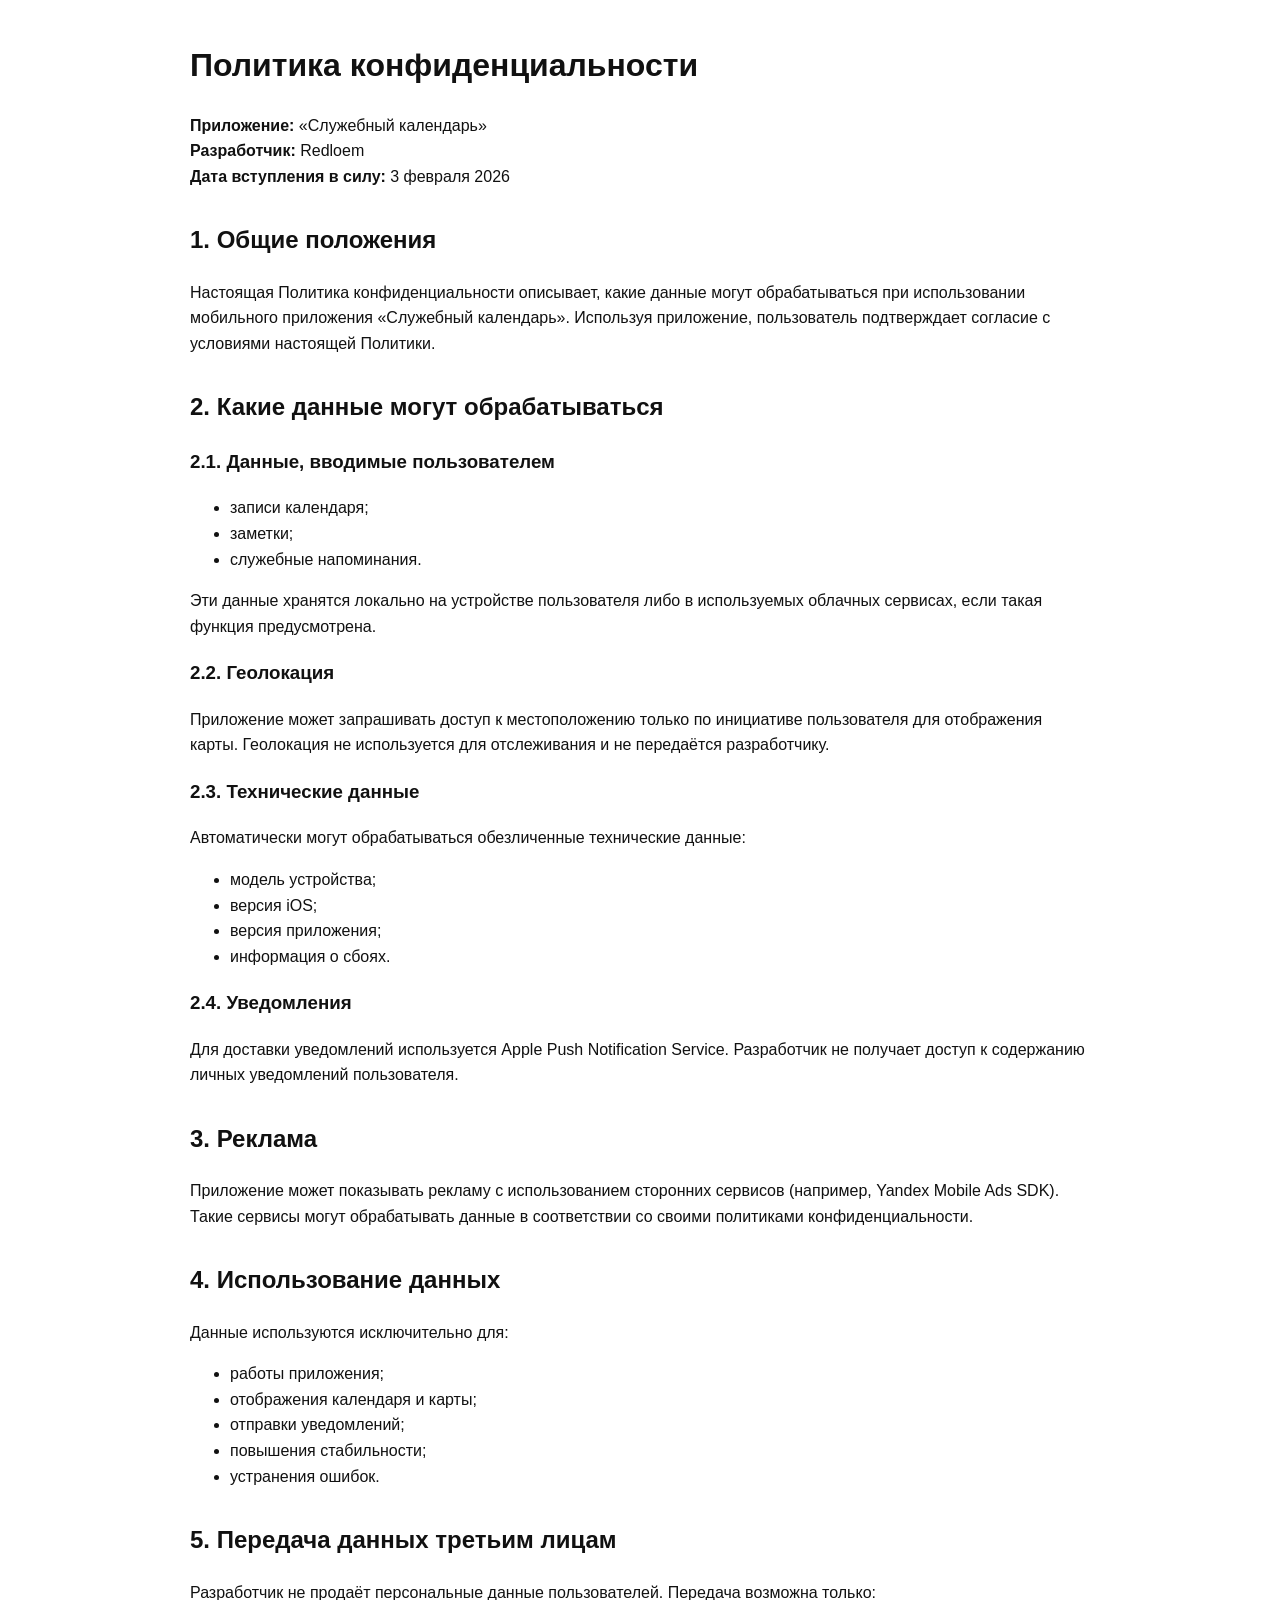
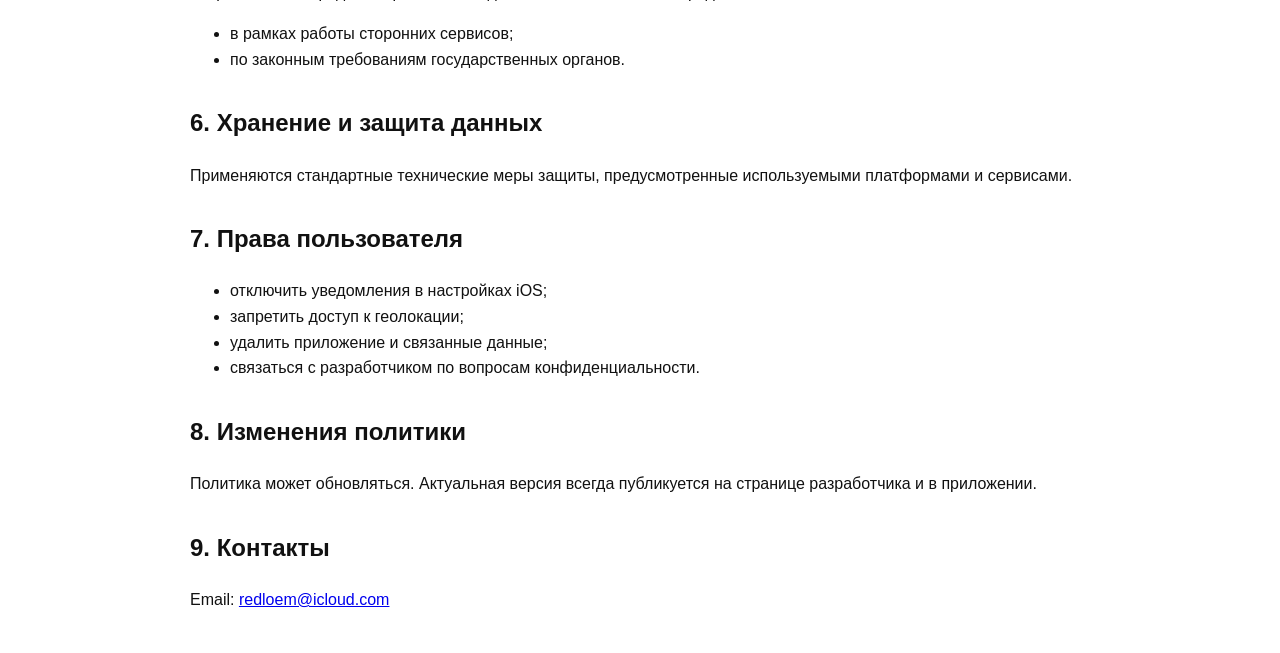
<file: fire-calendar/privacy.html>
<!DOCTYPE html>
<html lang="ru">
<head>
<meta charset="UTF-8">
<title>Privacy Policy — Служебный календарь</title>
<meta name="viewport" content="width=device-width, initial-scale=1">
<style>
body {
    font-family: -apple-system, BlinkMacSystemFont, "Segoe UI", Arial, sans-serif;
    margin: 40px auto;
    max-width: 900px;
    line-height: 1.6;
    padding: 0 16px;
    color: #111;
}
h1, h2 {
    margin-top: 32px;
}
</style>
</head>
<body>

<h1>Политика конфиденциальности</h1>

<p><strong>Приложение:</strong> «Служебный календарь»<br>
<strong>Разработчик:</strong> Redloem<br>
<strong>Дата вступления в силу:</strong> 3 февраля 2026</p>

<h2>1. Общие положения</h2>
<p>Настоящая Политика конфиденциальности описывает, какие данные могут обрабатываться при использовании мобильного приложения «Служебный календарь». Используя приложение, пользователь подтверждает согласие с условиями настоящей Политики.</p>

<h2>2. Какие данные могут обрабатываться</h2>

<h3>2.1. Данные, вводимые пользователем</h3>
<ul>
<li>записи календаря;</li>
<li>заметки;</li>
<li>служебные напоминания.</li>
</ul>
<p>Эти данные хранятся локально на устройстве пользователя либо в используемых облачных сервисах, если такая функция предусмотрена.</p>

<h3>2.2. Геолокация</h3>
<p>Приложение может запрашивать доступ к местоположению только по инициативе пользователя для отображения карты. Геолокация не используется для отслеживания и не передаётся разработчику.</p>

<h3>2.3. Технические данные</h3>
<p>Автоматически могут обрабатываться обезличенные технические данные:</p>
<ul>
<li>модель устройства;</li>
<li>версия iOS;</li>
<li>версия приложения;</li>
<li>информация о сбоях.</li>
</ul>

<h3>2.4. Уведомления</h3>
<p>Для доставки уведомлений используется Apple Push Notification Service. Разработчик не получает доступ к содержанию личных уведомлений пользователя.</p>

<h2>3. Реклама</h2>
<p>Приложение может показывать рекламу с использованием сторонних сервисов (например, Yandex Mobile Ads SDK). Такие сервисы могут обрабатывать данные в соответствии со своими политиками конфиденциальности.</p>

<h2>4. Использование данных</h2>
<p>Данные используются исключительно для:</p>
<ul>
<li>работы приложения;</li>
<li>отображения календаря и карты;</li>
<li>отправки уведомлений;</li>
<li>повышения стабильности;</li>
<li>устранения ошибок.</li>
</ul>

<h2>5. Передача данных третьим лицам</h2>
<p>Разработчик не продаёт персональные данные пользователей. Передача возможна только:</p>
<ul>
<li>в рамках работы сторонних сервисов;</li>
<li>по законным требованиям государственных органов.</li>
</ul>

<h2>6. Хранение и защита данных</h2>
<p>Применяются стандартные технические меры защиты, предусмотренные используемыми платформами и сервисами.</p>

<h2>7. Права пользователя</h2>
<ul>
<li>отключить уведомления в настройках iOS;</li>
<li>запретить доступ к геолокации;</li>
<li>удалить приложение и связанные данные;</li>
<li>связаться с разработчиком по вопросам конфиденциальности.</li>
</ul>

<h2>8. Изменения политики</h2>
<p>Политика может обновляться. Актуальная версия всегда публикуется на странице разработчика и в приложении.</p>

<h2>9. Контакты</h2>
<p>Email: <a href="mailto:redloem@icloud.com">redloem@icloud.com</a></p>

</body>
</html>
</file>
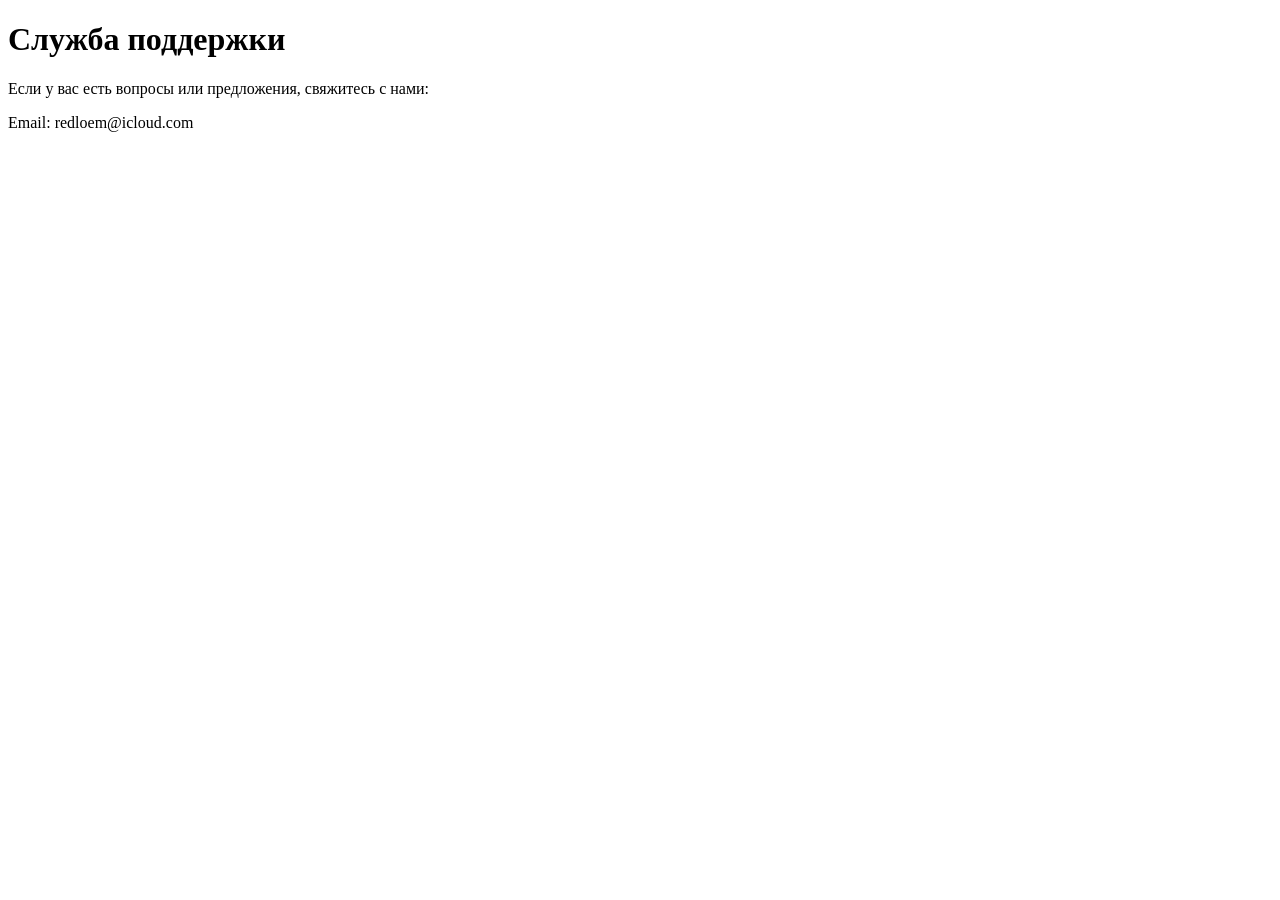
<file: fire-calendar/support.html>
<!DOCTYPE html>
<html>
<head>
<meta charset="UTF-8">
<title>Support</title>
</head>
<body>
<h1>Служба поддержки</h1>
<p>Если у вас есть вопросы или предложения, свяжитесь с нами:</p>

<p>Email: redloem@icloud.com</p>

</body>
</html>
</file>
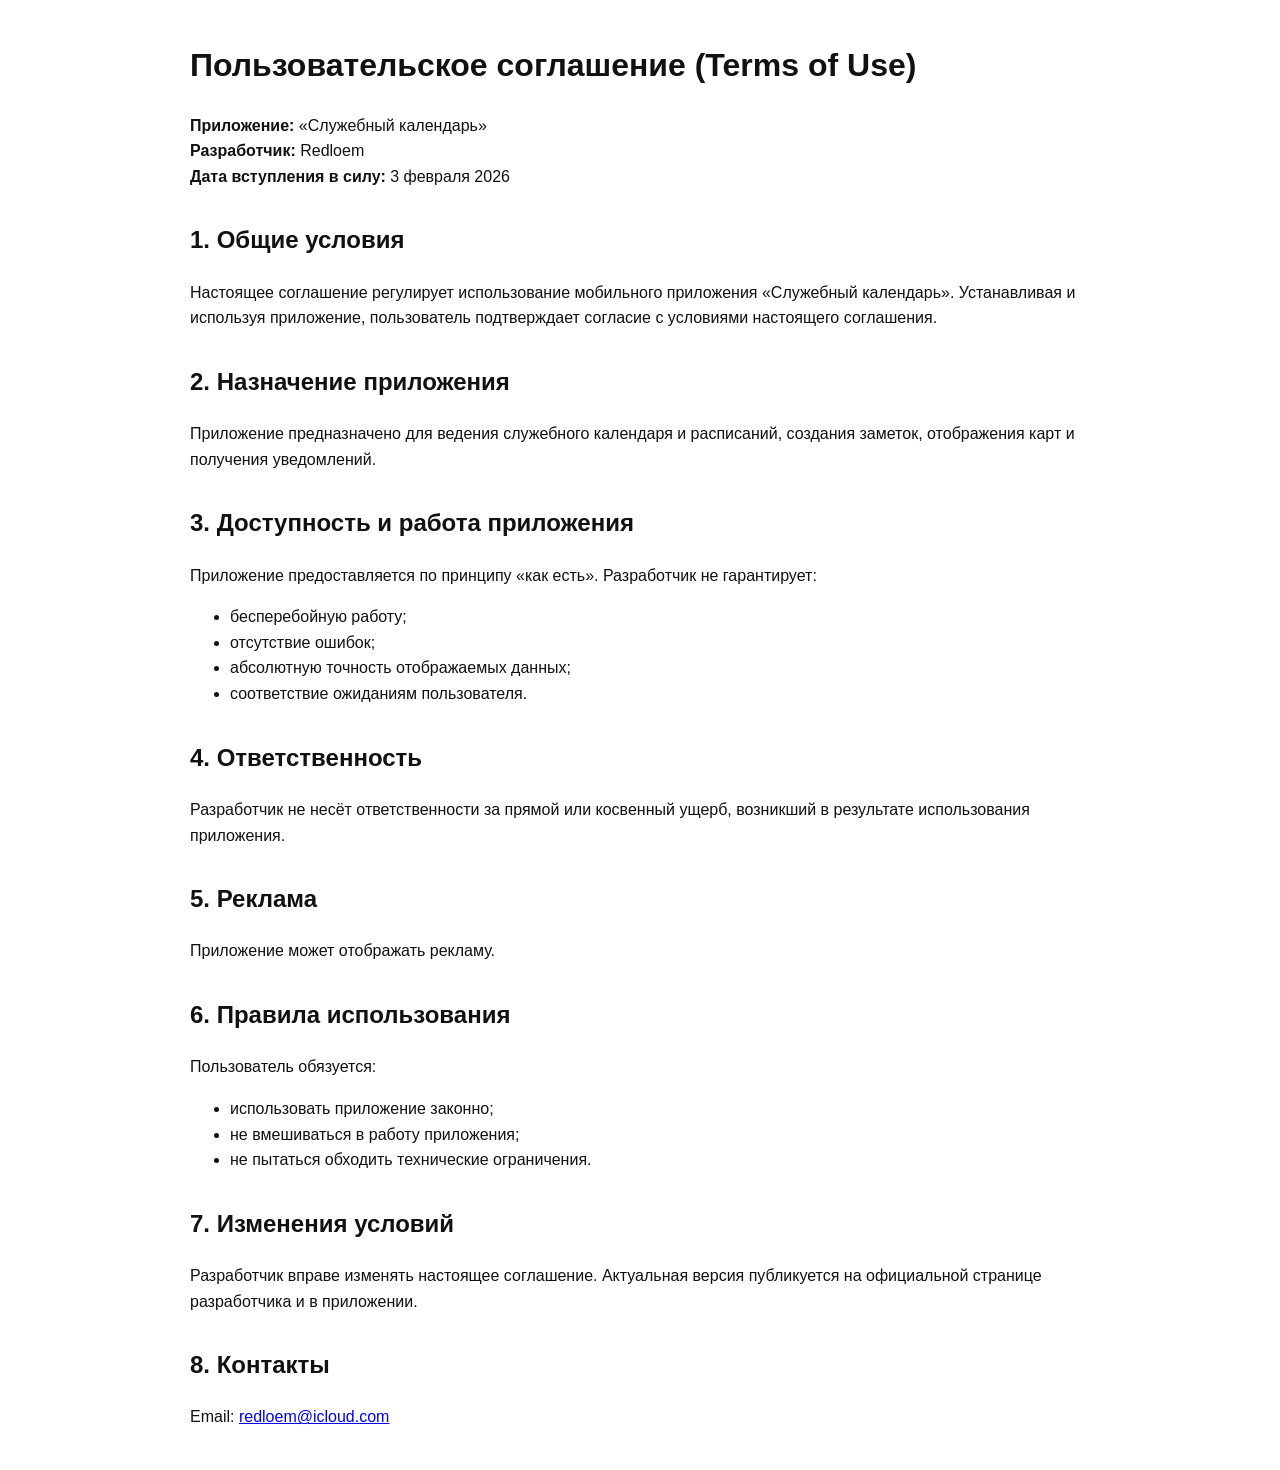
<file: fire-calendar/terms.html>
<!DOCTYPE html>
<html lang="ru">
<head>
<meta charset="UTF-8">
<title>Terms of Use — Служебный календарь</title>
<meta name="viewport" content="width=device-width, initial-scale=1">
<style>
body {
    font-family: -apple-system, BlinkMacSystemFont, "Segoe UI", Arial, sans-serif;
    margin: 40px auto;
    max-width: 900px;
    line-height: 1.6;
    padding: 0 16px;
    color: #111;
}
h1, h2 {
    margin-top: 32px;
}
</style>
</head>
<body>

<h1>Пользовательское соглашение (Terms of Use)</h1>

<p><strong>Приложение:</strong> «Служебный календарь»<br>
<strong>Разработчик:</strong> Redloem<br>
<strong>Дата вступления в силу:</strong> 3 февраля 2026</p>

<h2>1. Общие условия</h2>
<p>Настоящее соглашение регулирует использование мобильного приложения «Служебный календарь». Устанавливая и используя приложение, пользователь подтверждает согласие с условиями настоящего соглашения.</p>

<h2>2. Назначение приложения</h2>
<p>Приложение предназначено для ведения служебного календаря и расписаний, создания заметок, отображения карт и получения уведомлений.</p>

<h2>3. Доступность и работа приложения</h2>
<p>Приложение предоставляется по принципу «как есть». Разработчик не гарантирует:</p>
<ul>
<li>бесперебойную работу;</li>
<li>отсутствие ошибок;</li>
<li>абсолютную точность отображаемых данных;</li>
<li>соответствие ожиданиям пользователя.</li>
</ul>

<h2>4. Ответственность</h2>
<p>Разработчик не несёт ответственности за прямой или косвенный ущерб, возникший в результате использования приложения.</p>

<h2>5. Реклама</h2>
<p>Приложение может отображать рекламу.</p>

<h2>6. Правила использования</h2>
<p>Пользователь обязуется:</p>
<ul>
<li>использовать приложение законно;</li>
<li>не вмешиваться в работу приложения;</li>
<li>не пытаться обходить технические ограничения.</li>
</ul>

<h2>7. Изменения условий</h2>
<p>Разработчик вправе изменять настоящее соглашение. Актуальная версия публикуется на официальной странице разработчика и в приложении.</p>

<h2>8. Контакты</h2>
<p>Email: <a href="mailto:redloem@icloud.com">redloem@icloud.com</a></p>

</body>
</html>
</file>
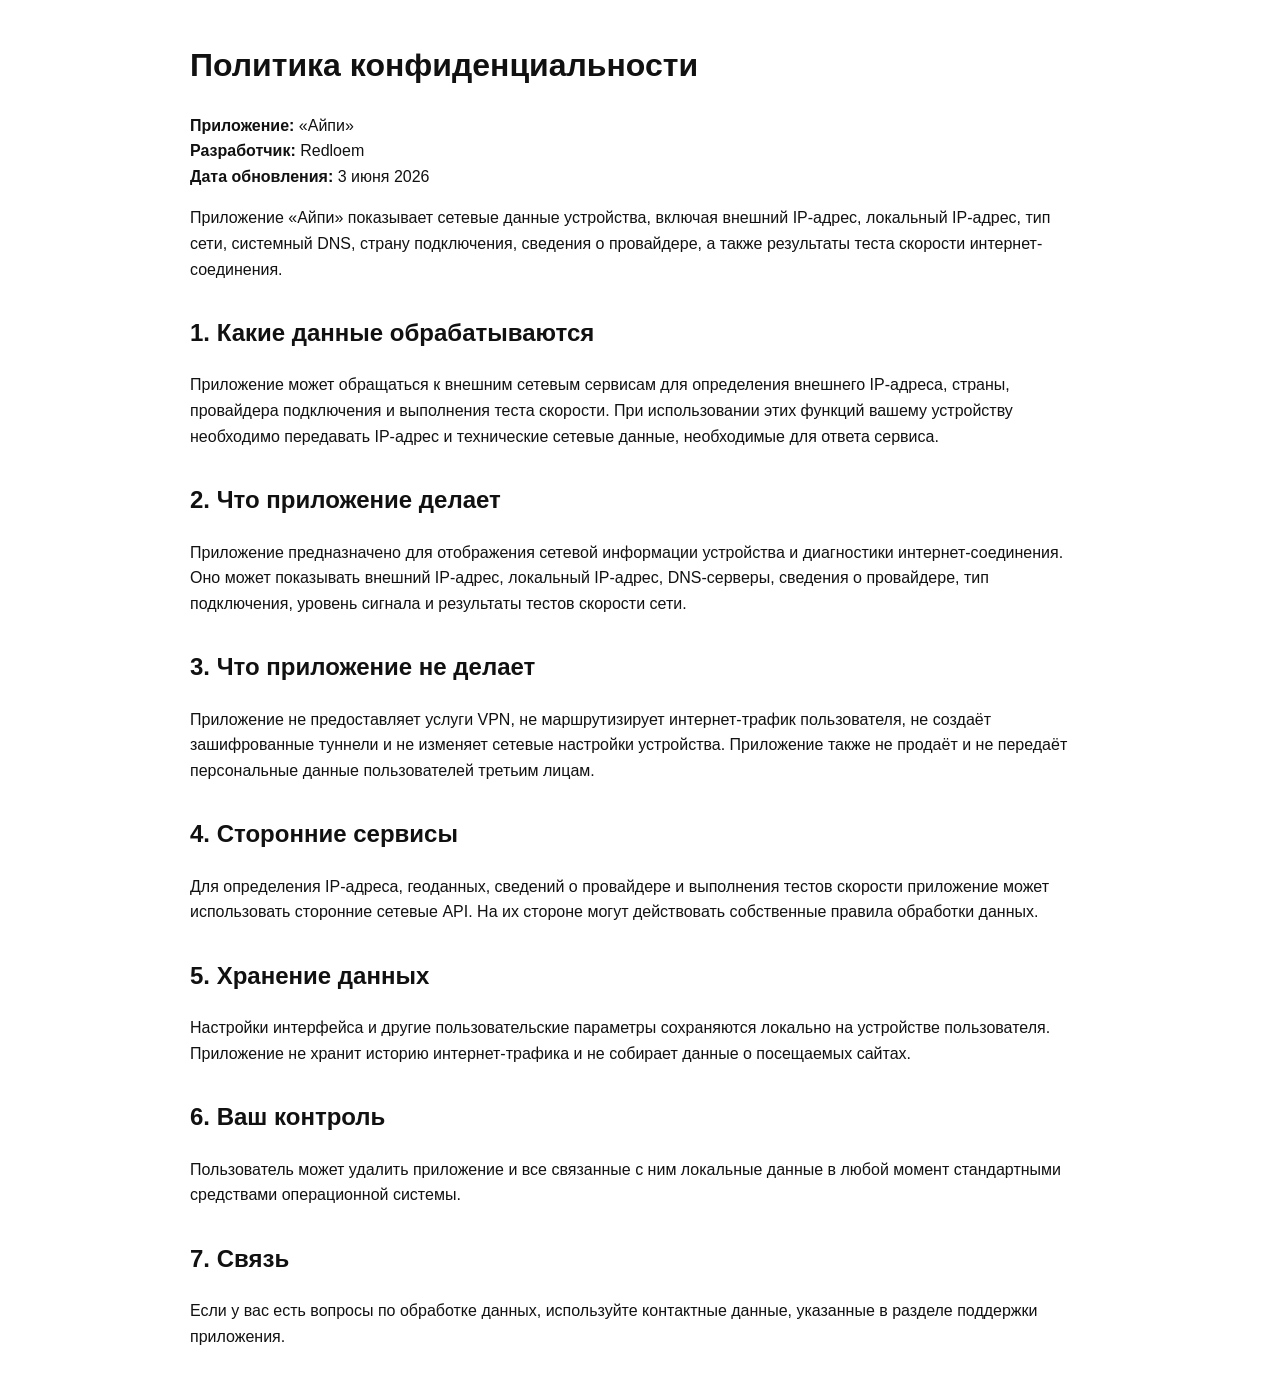
<file: ip/privacy.html>
<!DOCTYPE html>
<html lang="ru">
<head>
<meta charset="UTF-8">
<title>Политика конфиденциальности — Айпи</title>
<meta name="viewport" content="width=device-width, initial-scale=1">
<style>
body {
    font-family: -apple-system, BlinkMacSystemFont, "Segoe UI", Arial, sans-serif;
    margin: 40px auto;
    max-width: 900px;
    line-height: 1.6;
    padding: 0 16px;
    color: #111;
}
h1, h2 {
    margin-top: 32px;
}
</style>
</head>
<body>

<h1>Политика конфиденциальности</h1>

<p><strong>Приложение:</strong> «Айпи»<br>
<strong>Разработчик:</strong> Redloem<br>
<strong>Дата обновления:</strong> 3 июня 2026</p>

<p>
Приложение «Айпи» показывает сетевые данные устройства, включая внешний IP-адрес,
локальный IP-адрес, тип сети, системный DNS, страну подключения, сведения о провайдере,
а также результаты теста скорости интернет-соединения.
</p>

<h2>1. Какие данные обрабатываются</h2>
<p>
Приложение может обращаться к внешним сетевым сервисам для определения внешнего IP-адреса,
страны, провайдера подключения и выполнения теста скорости. При использовании этих функций
вашему устройству необходимо передавать IP-адрес и технические сетевые данные, необходимые
для ответа сервиса.
</p>

<h2>2. Что приложение делает</h2>
<p>
Приложение предназначено для отображения сетевой информации устройства и диагностики
интернет-соединения. Оно может показывать внешний IP-адрес, локальный IP-адрес,
DNS-серверы, сведения о провайдере, тип подключения, уровень сигнала и результаты
тестов скорости сети.
</p>

<h2>3. Что приложение не делает</h2>
<p>
Приложение не предоставляет услуги VPN, не маршрутизирует интернет-трафик пользователя,
не создаёт зашифрованные туннели и не изменяет сетевые настройки устройства.
Приложение также не продаёт и не передаёт персональные данные пользователей третьим лицам.
</p>

<h2>4. Сторонние сервисы</h2>
<p>
Для определения IP-адреса, геоданных, сведений о провайдере и выполнения тестов скорости
приложение может использовать сторонние сетевые API. На их стороне могут действовать
собственные правила обработки данных.
</p>

<h2>5. Хранение данных</h2>
<p>
Настройки интерфейса и другие пользовательские параметры сохраняются локально на устройстве
пользователя. Приложение не хранит историю интернет-трафика и не собирает данные о
посещаемых сайтах.
</p>

<h2>6. Ваш контроль</h2>
<p>
Пользователь может удалить приложение и все связанные с ним локальные данные в любой момент
стандартными средствами операционной системы.
</p>

<h2>7. Связь</h2>
<p>
Если у вас есть вопросы по обработке данных, используйте контактные данные, указанные
в разделе поддержки приложения.
</p>

</body>
</html>
</file>
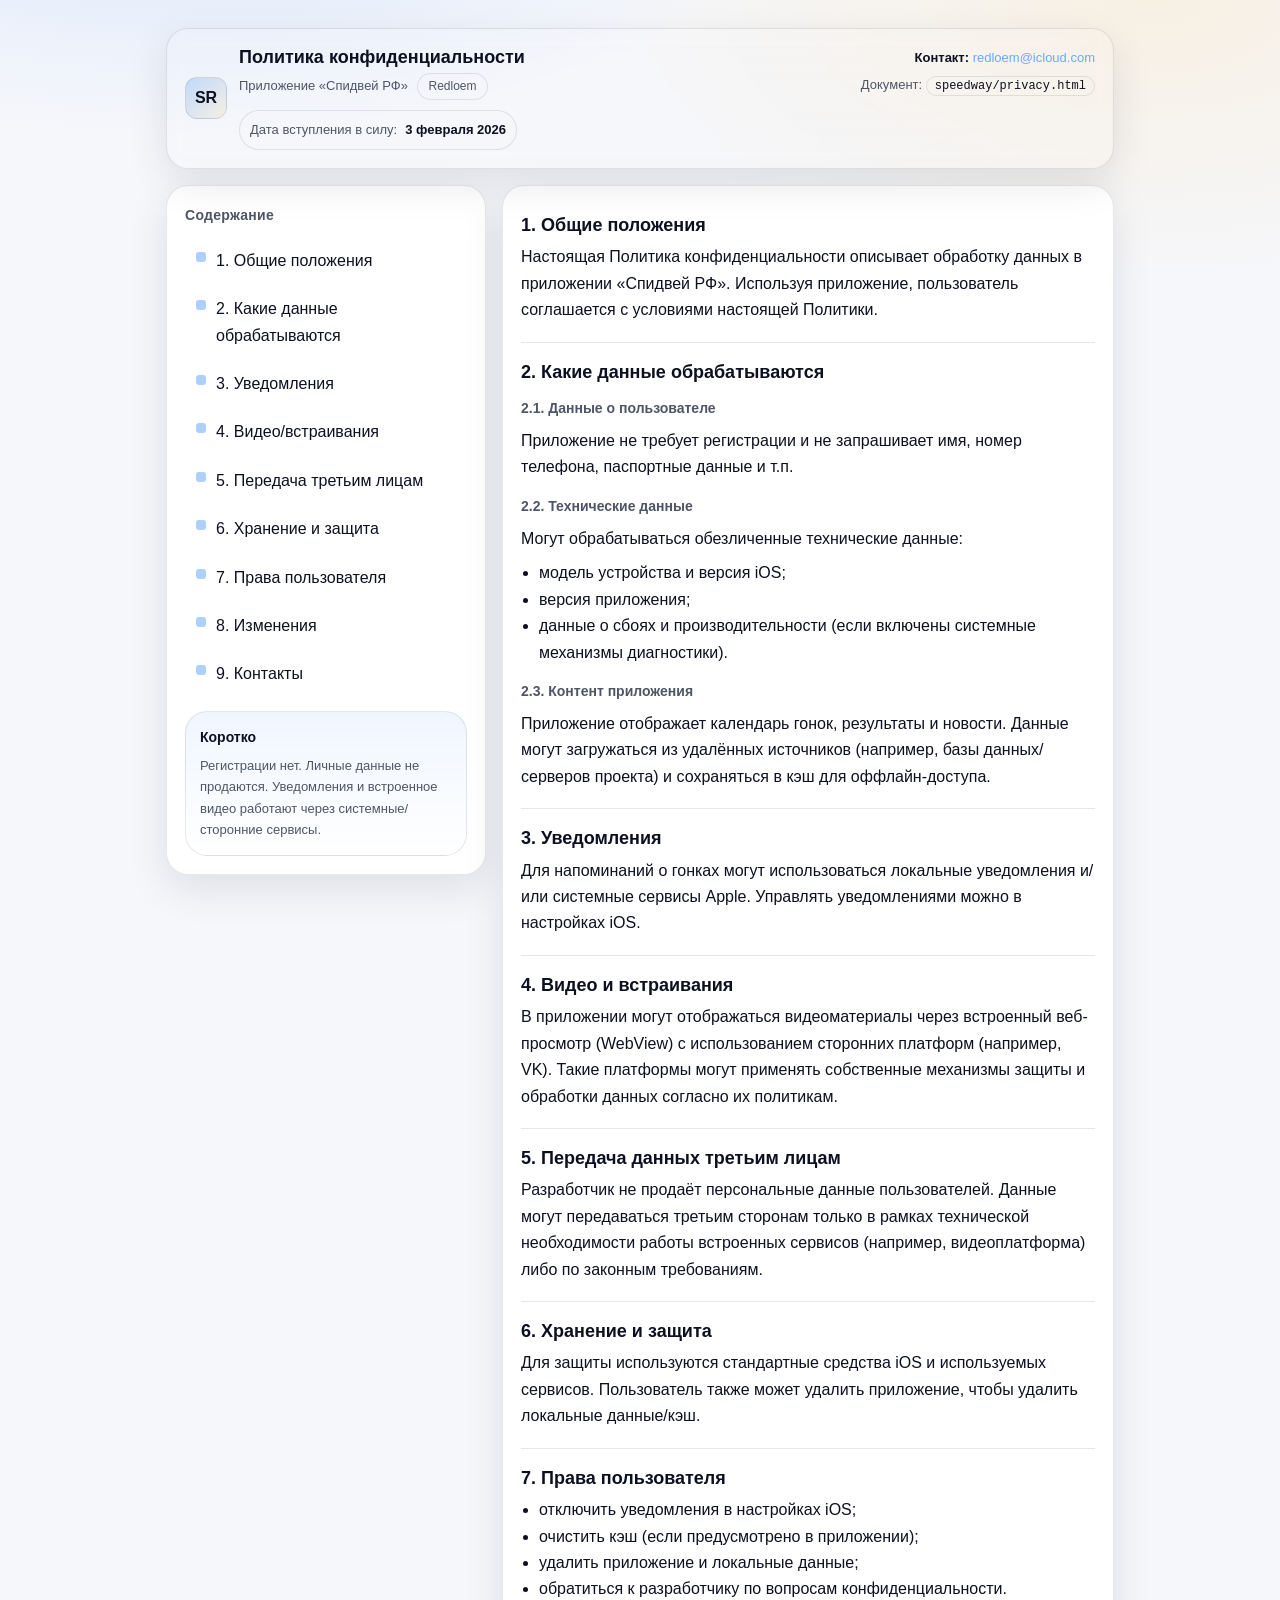
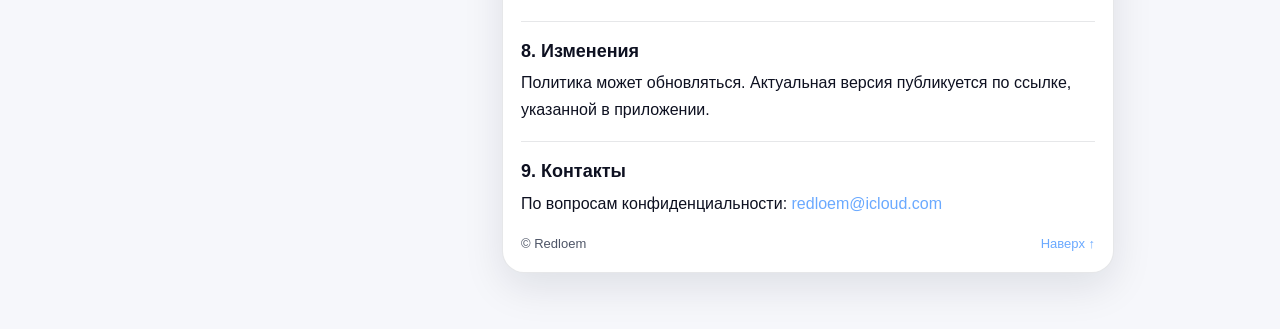
<file: speedway/privacy.html>
<!doctype html>
<html lang="ru">
<head>
  <meta charset="utf-8" />
  <meta name="viewport" content="width=device-width,initial-scale=1" />
  <title>Политика конфиденциальности — Спидвей РФ</title>
  <meta name="description" content="Политика конфиденциальности приложения «Спидвей РФ» (Redloem)" />
  <style>
    :root{
      --bg:#0b0c10; --card:#11131a; --text:#e8e9ee; --muted:#a7acba;
      --line:rgba(255,255,255,.10); --accent:#6aa9ff; --accent2:#ffcc66;
      --shadow:0 12px 40px rgba(0,0,0,.35); --radius:16px; --radius2:22px; --max:980px;
    }
    @media (prefers-color-scheme: light){
      :root{
        --bg:#f6f7fb; --card:#fff; --text:#0d1020; --muted:#4e5567;
        --line:rgba(10,20,40,.10); --shadow:0 14px 40px rgba(10,20,40,.10);
      }
    }
    *{box-sizing:border-box}
    body{
      margin:0;
      font-family:-apple-system,BlinkMacSystemFont,"SF Pro Text","Segoe UI",Roboto,Arial,sans-serif;
      background:
        radial-gradient(1200px 600px at 15% -10%, rgba(106,169,255,.25), transparent 55%),
        radial-gradient(1000px 520px at 90% 0%, rgba(255,204,102,.16), transparent 55%),
        var(--bg);
      color:var(--text); line-height:1.65;
    }
    a{color:var(--accent); text-decoration:none}
    a:hover{text-decoration:underline}
    .wrap{max-width:var(--max); margin:0 auto; padding:28px 16px 56px;}
    .topbar{
      display:flex; gap:14px; align-items:flex-start; justify-content:space-between;
      padding:18px;
      border:1px solid var(--line);
      background:linear-gradient(180deg, rgba(255,255,255,.06), rgba(255,255,255,.02));
      border-radius:var(--radius2);
      box-shadow:var(--shadow);
      backdrop-filter: blur(10px);
    }
    .brand{display:flex; gap:12px; align-items:center;}
    .logo{
      width:42px; height:42px; border-radius:12px;
      background:linear-gradient(135deg, rgba(106,169,255,.35), rgba(255,204,102,.16));
      border:1px solid var(--line);
      display:grid; place-items:center;
      font-weight:800;
    }
    h1{margin:0; font-size:18px; line-height:1.2;}
    .brand p{margin:4px 0 0; color:var(--muted); font-size:13px;}
    .meta{ text-align:right; color:var(--muted); font-size:13px; min-width:210px; }
    .meta strong{color:var(--text)}
    .grid{display:grid; grid-template-columns:320px 1fr; gap:16px; margin-top:16px; align-items:start;}
    @media (max-width: 880px){ .grid{grid-template-columns:1fr} .meta{text-align:left; min-width:auto} }
    .card{border:1px solid var(--line); background:var(--card); border-radius:var(--radius2); box-shadow:var(--shadow); padding:18px;}
    .toc h2{margin:0 0 10px; font-size:14px; color:var(--muted); font-weight:700; letter-spacing:.02em}
    .toc a{display:flex; gap:10px; padding:10px; border-radius:12px; border:1px solid transparent; color:var(--text);}
    .toc a:hover{border-color:var(--line); background:rgba(255,255,255,.04); text-decoration:none}
    .dot{width:10px; height:10px; border-radius:3px; margin-top:4px; background:rgba(106,169,255,.55); flex:0 0 auto;}
    .section h2{margin:10px 0 6px; font-size:18px; line-height:1.25;}
    .section h3{margin:14px 0 6px; font-size:14px; color:var(--muted)}
    .section p{margin:8px 0}
    .section ul{margin:8px 0 0 18px; padding:0}
    .badge{
      display:inline-flex; align-items:center; gap:8px;
      border:1px solid var(--line); background:rgba(255,255,255,.04);
      padding:8px 10px; border-radius:999px; color:var(--muted); font-size:13px; margin-top:10px;
    }
    .badge b{color:var(--text)}
    .pill{
      display:inline-flex; align-items:center; padding:3px 10px; border-radius:999px;
      border:1px solid var(--line); background:rgba(255,255,255,.04);
      color:var(--muted); font-size:12px; margin-left:6px;
    }
    .callout{
      border:1px solid var(--line);
      background: linear-gradient(180deg, rgba(106,169,255,.10), rgba(255,255,255,.03));
      border-radius:var(--radius2);
      padding:14px;
      margin:12px 0 0;
    }
    .callout h3{margin:0 0 6px; font-size:14px}
    .callout p{margin:0; color:var(--muted); font-size:13px}
    .hr{height:1px; background:var(--line); border:0; margin:18px 0;}
    .footer{margin-top:16px; color:var(--muted); font-size:13px; display:flex; gap:12px; flex-wrap:wrap; align-items:center; justify-content:space-between;}
    code.k{font-family:ui-monospace,SFMono-Regular,Menlo,Monaco,Consolas,monospace; font-size:12px; padding:2px 8px; border-radius:999px; border:1px solid var(--line); background:rgba(255,255,255,.04); color:var(--text);}
  /* ===== Mobile fix: toc not "jumping" / not eating top ===== */
@media (max-width: 880px) {
  .wrap { padding-top: 14px; }
  .topbar {
    flex-direction: column;
    align-items: stretch;
    gap: 12px;
    padding: 14px;
  }
  .brand { align-items: flex-start; }
  .meta {
    text-align: left;
    min-width: 0;
  }

  /* grid becomes one column already, but keep toc compact */
  .card { padding: 14px; }
  .toc a { padding: 10px 10px; }
  .toc .callout { margin-top: 10px; }

  /* Make headings slightly smaller on phones */
  h1 { font-size: 16px; }
  .section h2 { font-size: 16px; }
}

/* ===== Prevent horizontal overflow on small screens ===== */
html, body { overflow-x: hidden; }
.section, .card, .topbar { max-width: 100%; }
  </style>
</head>
<body>
  <div class="wrap">
    <div class="topbar">
      <div class="brand">
        <div class="logo">SR</div>
        <div>
          <h1>Политика конфиденциальности</h1>
          <p>Приложение «Спидвей РФ» <span class="pill">Redloem</span></p>
          <div class="badge"><span>Дата вступления в силу:</span> <b>3 февраля 2026</b></div>
        </div>
      </div>
      <div class="meta">
        <div><strong>Контакт:</strong> <a href="mailto:redloem@icloud.com">redloem@icloud.com</a></div>
        <div style="margin-top:6px;">Документ: <code class="k">speedway/privacy.html</code></div>
      </div>
    </div>

    <div class="grid">
      <div class="card toc">
        <h2>Содержание</h2>
        <a href="#general"><span class="dot"></span><span>1. Общие положения</span></a>
        <a href="#data"><span class="dot"></span><span>2. Какие данные обрабатываются</span></a>
        <a href="#notifications"><span class="dot"></span><span>3. Уведомления</span></a>
        <a href="#video"><span class="dot"></span><span>4. Видео/встраивания</span></a>
        <a href="#sharing"><span class="dot"></span><span>5. Передача третьим лицам</span></a>
        <a href="#security"><span class="dot"></span><span>6. Хранение и защита</span></a>
        <a href="#rights"><span class="dot"></span><span>7. Права пользователя</span></a>
        <a href="#changes"><span class="dot"></span><span>8. Изменения</span></a>
        <a href="#contacts"><span class="dot"></span><span>9. Контакты</span></a>

        <div class="callout">
          <h3>Коротко</h3>
          <p>Регистрации нет. Личные данные не продаются. Уведомления и встроенное видео работают через системные/сторонние сервисы.</p>
        </div>
      </div>

      <div class="card section">
        <h2 id="general">1. Общие положения</h2>
        <p>Настоящая Политика конфиденциальности описывает обработку данных в приложении «Спидвей РФ». Используя приложение, пользователь соглашается с условиями настоящей Политики.</p>

        <hr class="hr" />

        <h2 id="data">2. Какие данные обрабатываются</h2>
        <h3>2.1. Данные о пользователе</h3>
        <p>Приложение не требует регистрации и не запрашивает имя, номер телефона, паспортные данные и т.п.</p>

        <h3>2.2. Технические данные</h3>
        <p>Могут обрабатываться обезличенные технические данные:</p>
        <ul>
          <li>модель устройства и версия iOS;</li>
          <li>версия приложения;</li>
          <li>данные о сбоях и производительности (если включены системные механизмы диагностики).</li>
        </ul>

        <h3>2.3. Контент приложения</h3>
        <p>Приложение отображает календарь гонок, результаты и новости. Данные могут загружаться из удалённых источников (например, базы данных/серверов проекта) и сохраняться в кэш для оффлайн-доступа.</p>

        <hr class="hr" />

        <h2 id="notifications">3. Уведомления</h2>
        <p>Для напоминаний о гонках могут использоваться локальные уведомления и/или системные сервисы Apple. Управлять уведомлениями можно в настройках iOS.</p>

        <hr class="hr" />

        <h2 id="video">4. Видео и встраивания</h2>
        <p>В приложении могут отображаться видеоматериалы через встроенный веб-просмотр (WebView) с использованием сторонних платформ (например, VK). Такие платформы могут применять собственные механизмы защиты и обработки данных согласно их политикам.</p>

        <hr class="hr" />

        <h2 id="sharing">5. Передача данных третьим лицам</h2>
        <p>Разработчик не продаёт персональные данные пользователей. Данные могут передаваться третьим сторонам только в рамках технической необходимости работы встроенных сервисов (например, видеоплатформа) либо по законным требованиям.</p>

        <hr class="hr" />

        <h2 id="security">6. Хранение и защита</h2>
        <p>Для защиты используются стандартные средства iOS и используемых сервисов. Пользователь также может удалить приложение, чтобы удалить локальные данные/кэш.</p>

        <hr class="hr" />

        <h2 id="rights">7. Права пользователя</h2>
        <ul>
          <li>отключить уведомления в настройках iOS;</li>
          <li>очистить кэш (если предусмотрено в приложении);</li>
          <li>удалить приложение и локальные данные;</li>
          <li>обратиться к разработчику по вопросам конфиденциальности.</li>
        </ul>

        <hr class="hr" />

        <h2 id="changes">8. Изменения</h2>
        <p>Политика может обновляться. Актуальная версия публикуется по ссылке, указанной в приложении.</p>

        <hr class="hr" />

        <h2 id="contacts">9. Контакты</h2>
        <p>По вопросам конфиденциальности: <a href="mailto:redloem@icloud.com">redloem@icloud.com</a></p>

        <div class="footer">
          <span>© Redloem</span>
          <span><a href="#" onclick="window.scrollTo({top:0,behavior:'smooth'});return false;">Наверх ↑</a></span>
        </div>
      </div>
    </div>
  </div>
</body>
</html>
</file>
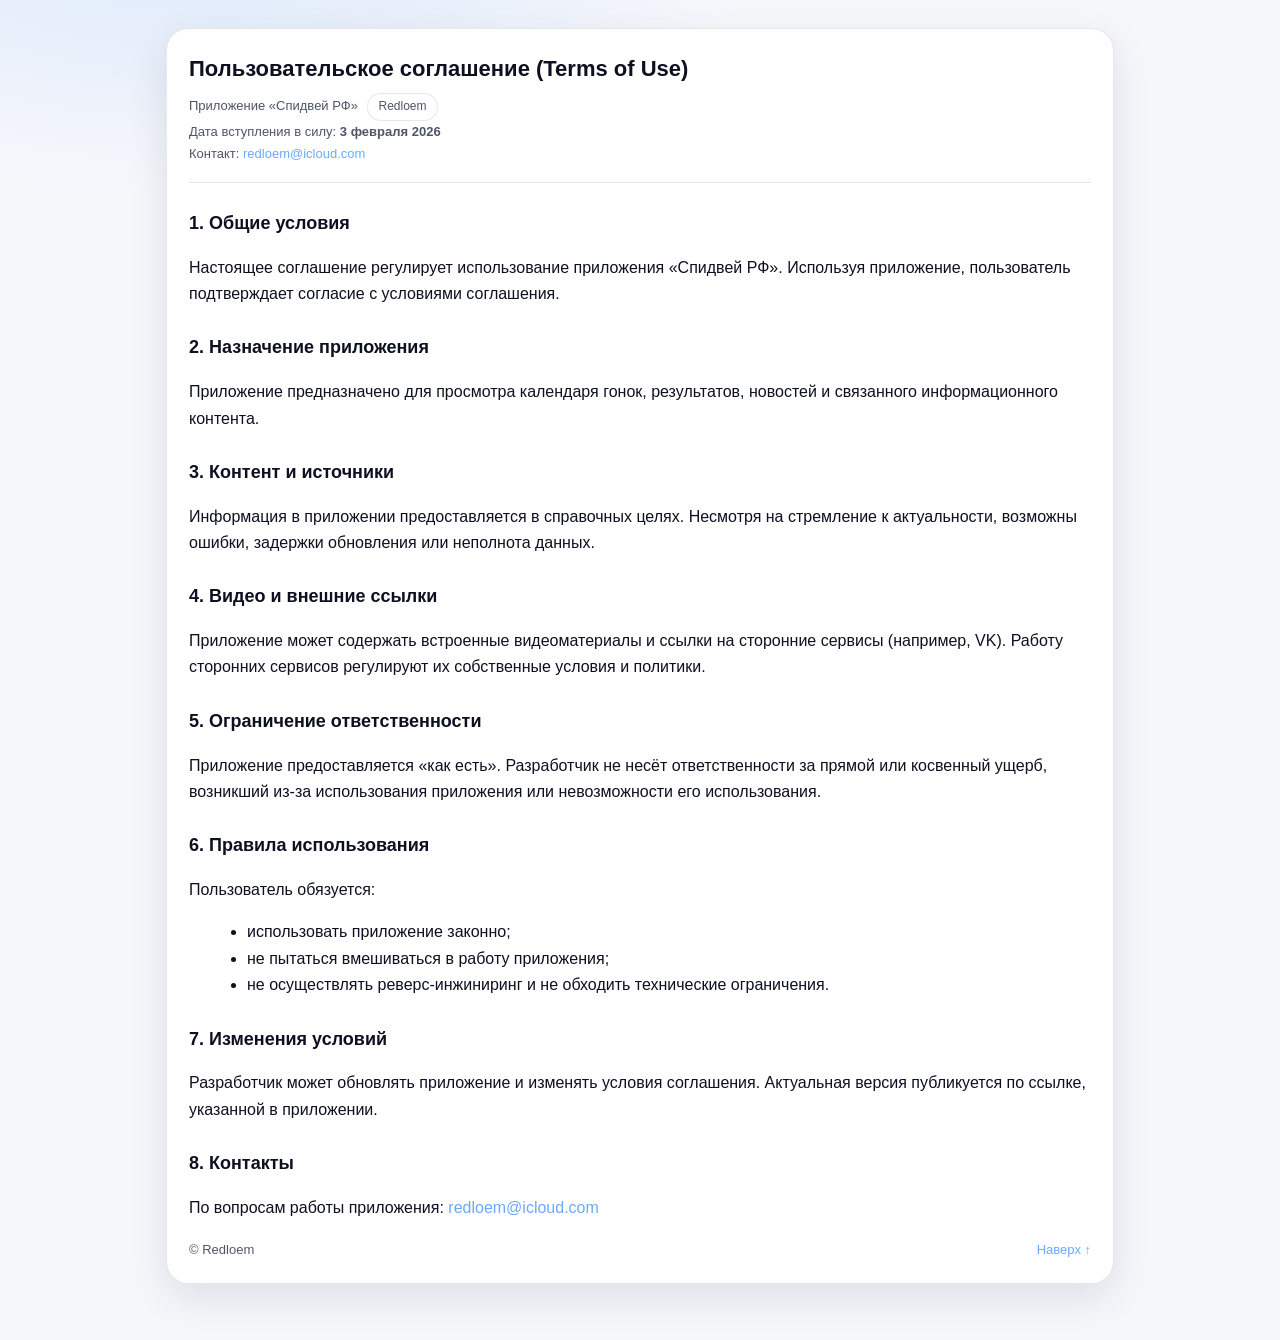
<file: speedway/terms.html>
<!doctype html>
<html lang="ru">
<head>
  <meta charset="utf-8" />
  <meta name="viewport" content="width=device-width,initial-scale=1" />
  <title>Пользовательское соглашение — Спидвей РФ</title>
  <meta name="description" content="Пользовательское соглашение приложения «Спидвей РФ» (Redloem)" />
  <style>
    :root{
      --bg:#0b0c10; --card:#11131a; --text:#e8e9ee; --muted:#a7acba;
      --line:rgba(255,255,255,.10); --accent:#6aa9ff; --shadow:0 12px 40px rgba(0,0,0,.35);
      --radius2:22px; --max:980px;
    }
    @media (prefers-color-scheme: light){
      :root{
        --bg:#f6f7fb; --card:#fff; --text:#0d1020; --muted:#4e5567;
        --line:rgba(10,20,40,.10); --shadow:0 14px 40px rgba(10,20,40,.10);
      }
    }
    *{box-sizing:border-box}
    body{
      margin:0;
      font-family:-apple-system,BlinkMacSystemFont,"SF Pro Text","Segoe UI",Roboto,Arial,sans-serif;
      background:
        radial-gradient(1100px 600px at 15% -10%, rgba(106,169,255,.22), transparent 55%),
        var(--bg);
      color:var(--text);
      line-height:1.65;
    }
    a{color:var(--accent); text-decoration:none}
    a:hover{text-decoration:underline}
    .wrap{max-width:var(--max); margin:0 auto; padding:28px 16px 56px;}
    .card{
      border:1px solid var(--line);
      background:var(--card);
      border-radius:var(--radius2);
      box-shadow:var(--shadow);
      padding:22px;
    }
    h1{margin:0 0 6px; font-size:22px}
    .sub{color:var(--muted); font-size:13px; margin:0 0 16px}
    h2{margin:26px 0 8px; font-size:18px}
    ul{margin: 8px 0 0 18px}
    .pill{
      display:inline-flex; align-items:center;
      padding:3px 10px;
      border-radius:999px;
      border:1px solid var(--line);
      background: rgba(255,255,255,.04);
      color: var(--muted);
      font-size:12px;
      margin-left:6px;
    }
    .hr{height:1px; background:var(--line); border:0; margin:18px 0;}
    .footer{
      margin-top:18px;
      color:var(--muted);
      font-size:13px;
      display:flex;
      justify-content:space-between;
      gap:10px;
      flex-wrap:wrap;
    }
  </style>
</head>
<body>
  <div class="wrap">
    <div class="card">
      <h1>Пользовательское соглашение (Terms of Use)</h1>
      <p class="sub">
        Приложение «Спидвей РФ» <span class="pill">Redloem</span><br>
        Дата вступления в силу: <strong>3 февраля 2026</strong><br>
        Контакт: <a href="mailto:redloem@icloud.com">redloem@icloud.com</a>
      </p>

      <hr class="hr" />

      <h2>1. Общие условия</h2>
      <p>Настоящее соглашение регулирует использование приложения «Спидвей РФ». Используя приложение, пользователь подтверждает согласие с условиями соглашения.</p>

      <h2>2. Назначение приложения</h2>
      <p>Приложение предназначено для просмотра календаря гонок, результатов, новостей и связанного информационного контента.</p>

      <h2>3. Контент и источники</h2>
      <p>Информация в приложении предоставляется в справочных целях. Несмотря на стремление к актуальности, возможны ошибки, задержки обновления или неполнота данных.</p>

      <h2>4. Видео и внешние ссылки</h2>
      <p>Приложение может содержать встроенные видеоматериалы и ссылки на сторонние сервисы (например, VK). Работу сторонних сервисов регулируют их собственные условия и политики.</p>

      <h2>5. Ограничение ответственности</h2>
      <p>Приложение предоставляется «как есть». Разработчик не несёт ответственности за прямой или косвенный ущерб, возникший из-за использования приложения или невозможности его использования.</p>

      <h2>6. Правила использования</h2>
      <p>Пользователь обязуется:</p>
      <ul>
        <li>использовать приложение законно;</li>
        <li>не пытаться вмешиваться в работу приложения;</li>
        <li>не осуществлять реверс-инжиниринг и не обходить технические ограничения.</li>
      </ul>

      <h2>7. Изменения условий</h2>
      <p>Разработчик может обновлять приложение и изменять условия соглашения. Актуальная версия публикуется по ссылке, указанной в приложении.</p>

      <h2>8. Контакты</h2>
      <p>По вопросам работы приложения: <a href="mailto:redloem@icloud.com">redloem@icloud.com</a></p>

      <div class="footer">
        <span>© Redloem</span>
        <span><a href="#" onclick="window.scrollTo({top:0,behavior:'smooth'});return false;">Наверх ↑</a></span>
      </div>
    </div>
  </div>
</body>
</html>
</file>
